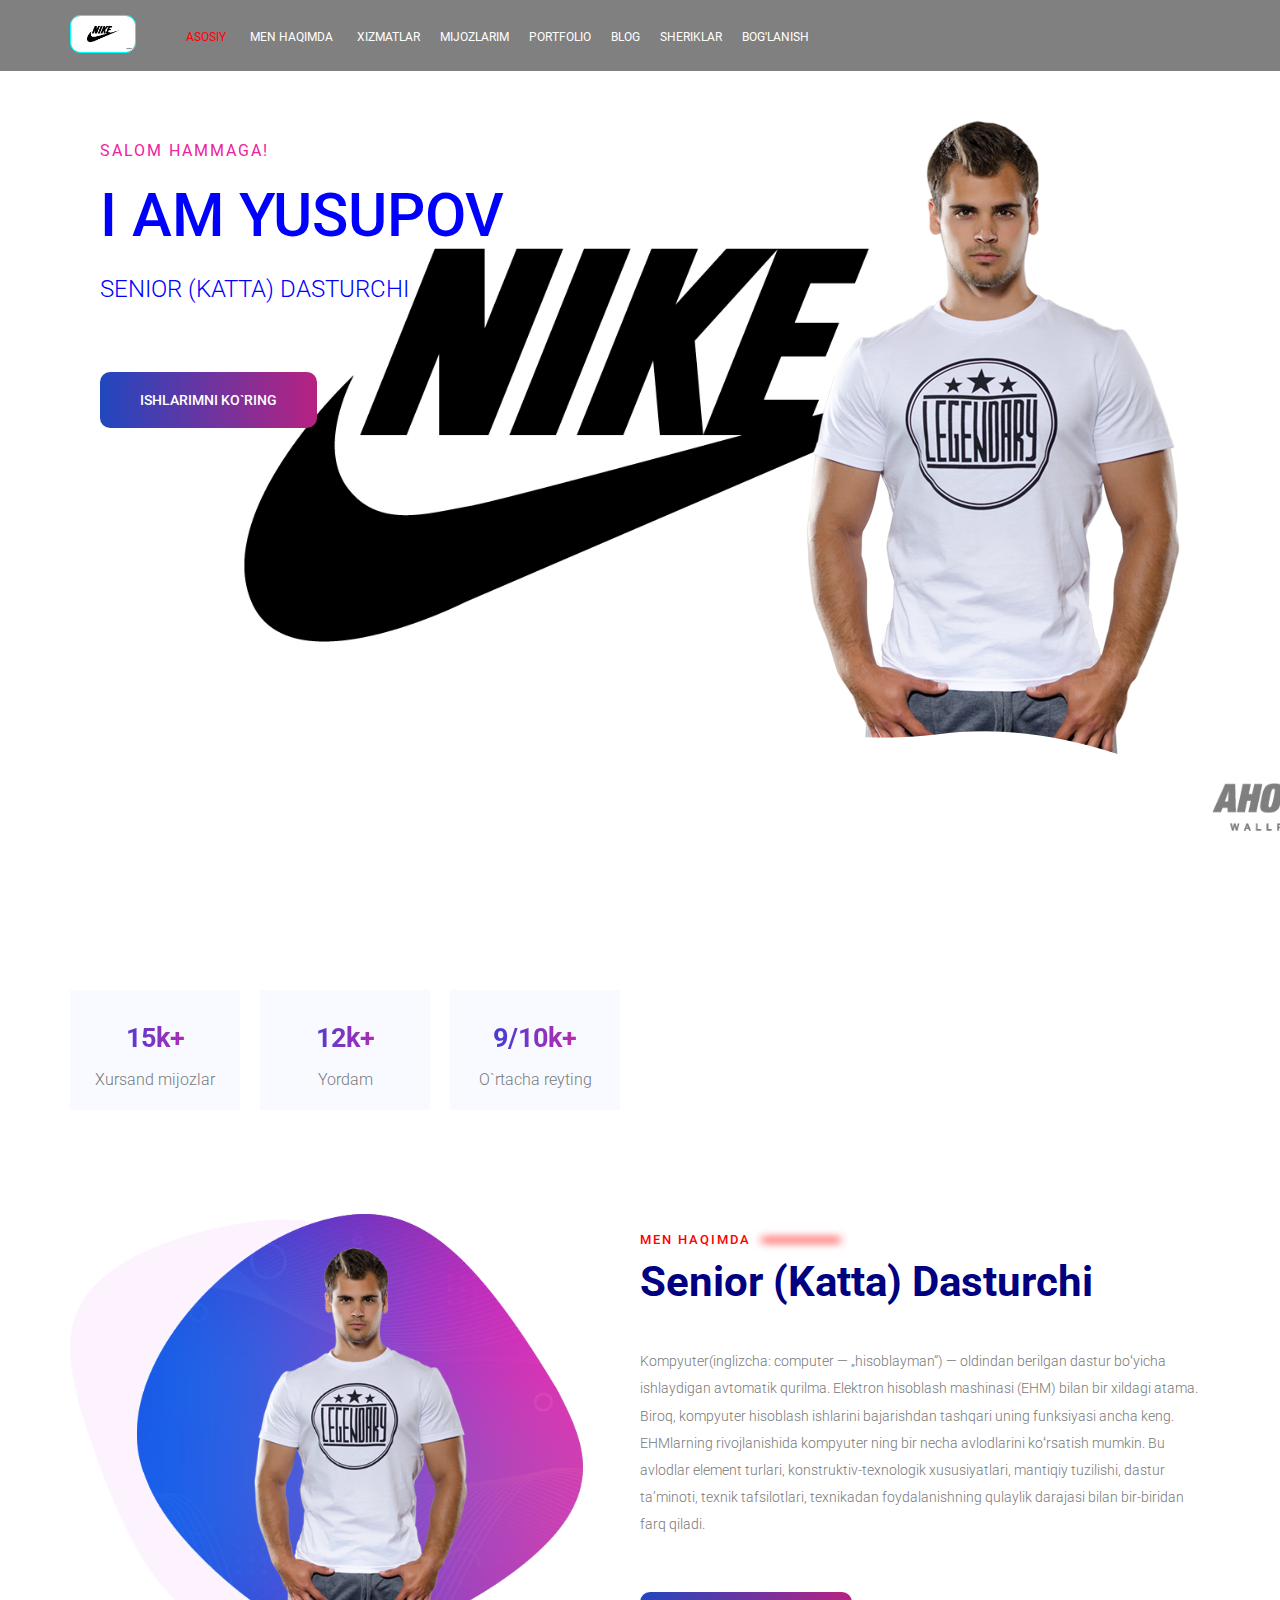
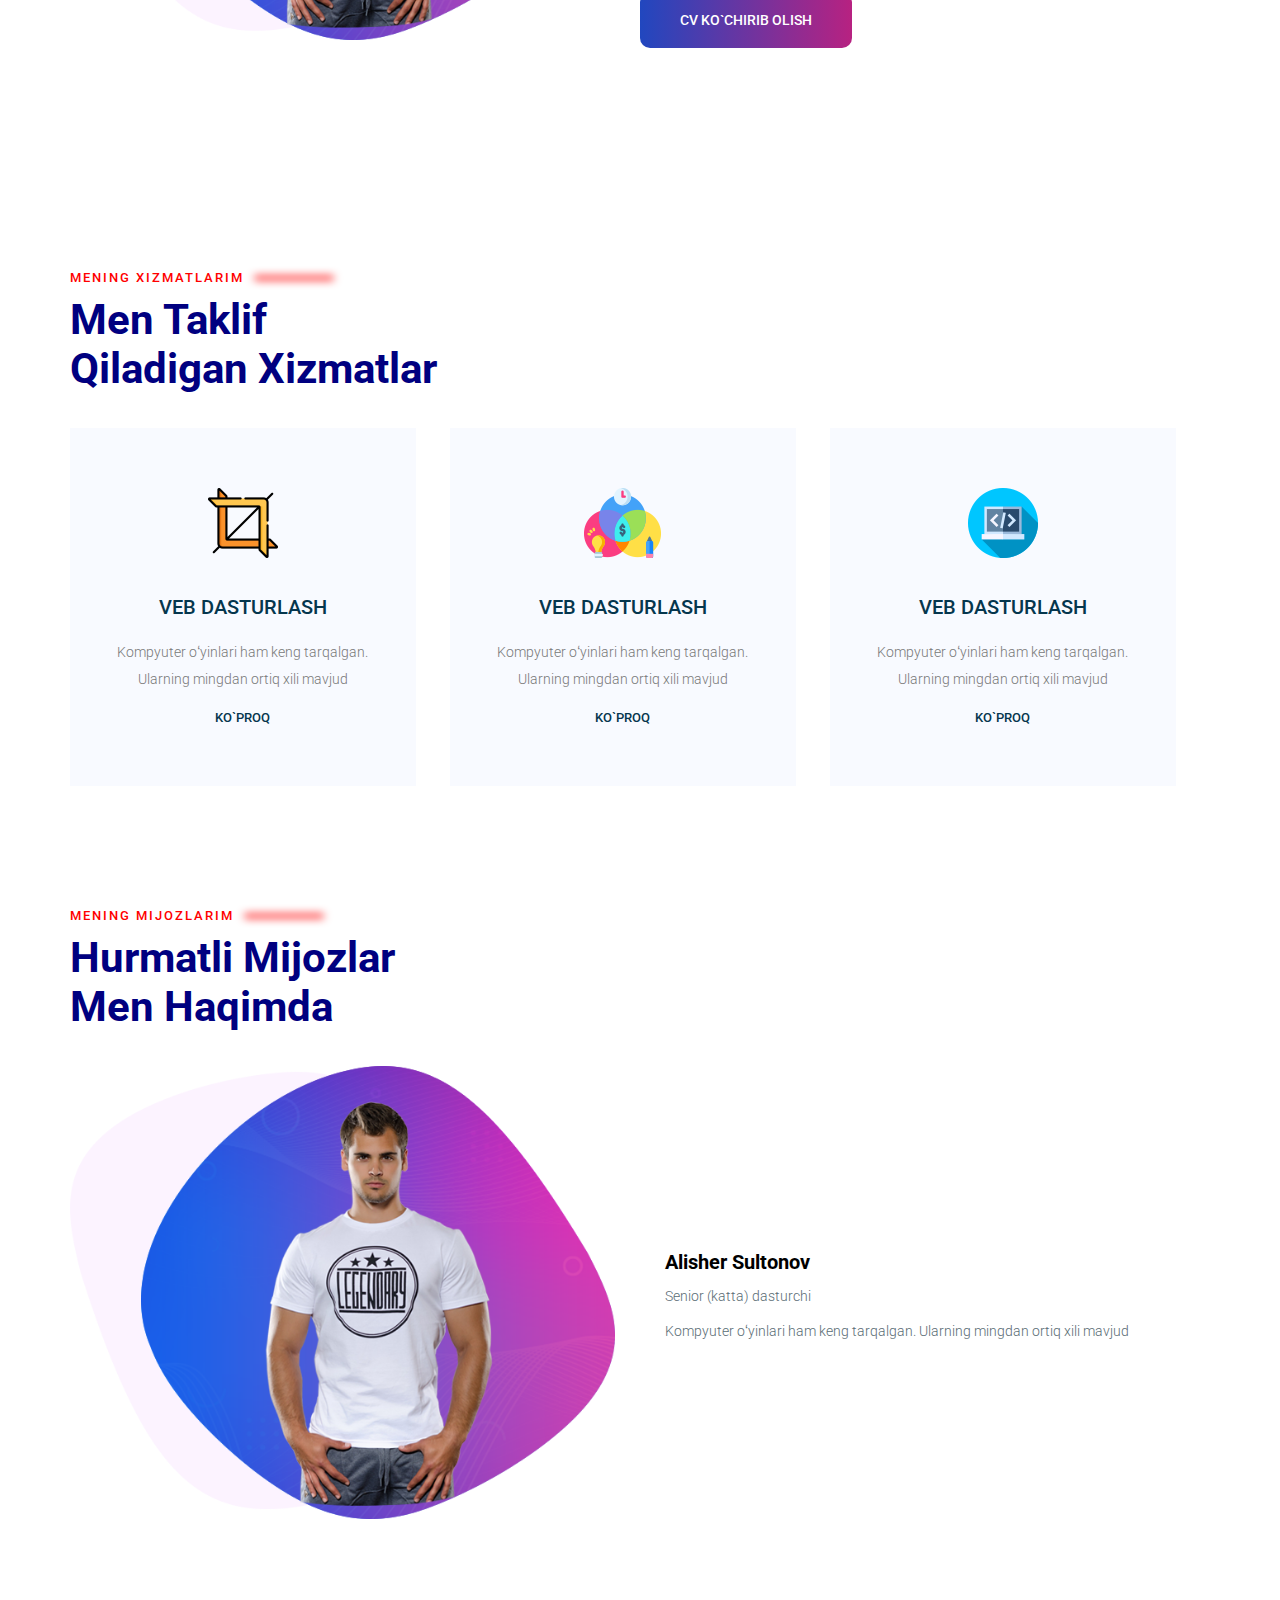
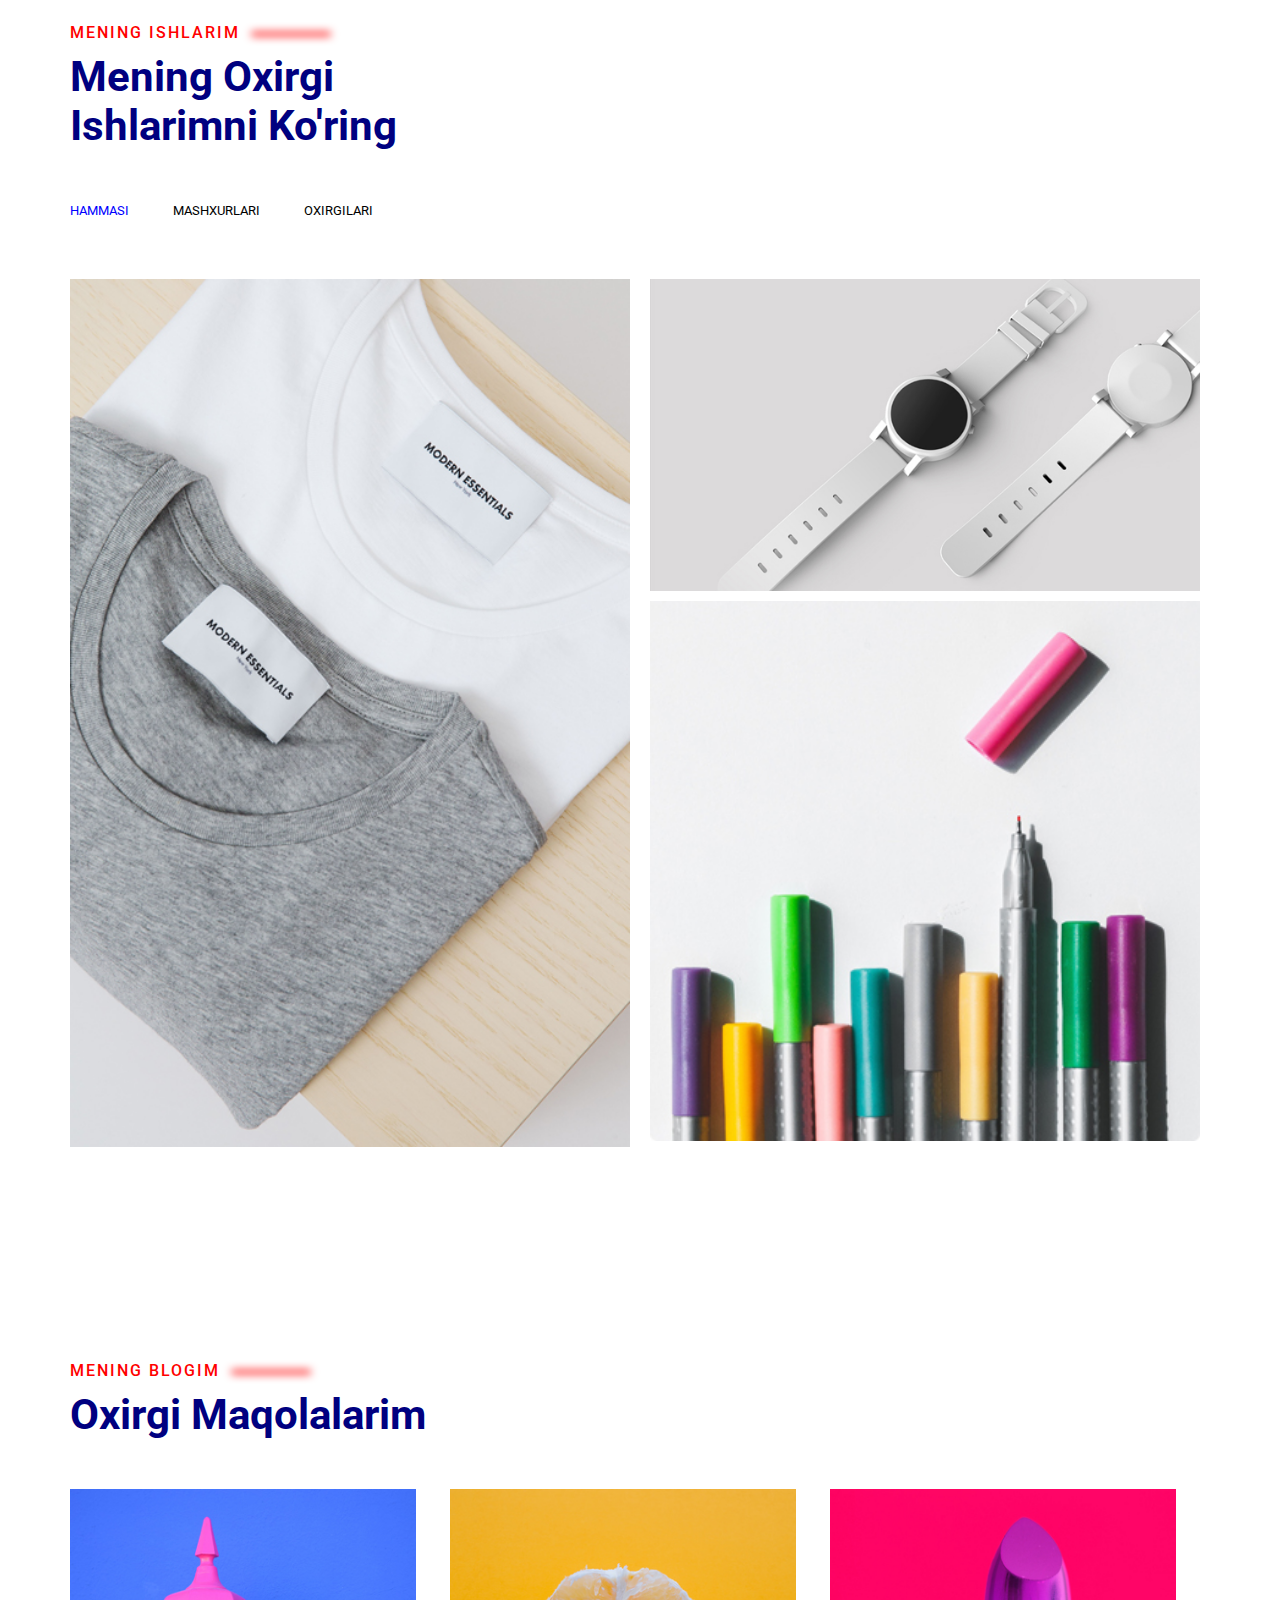
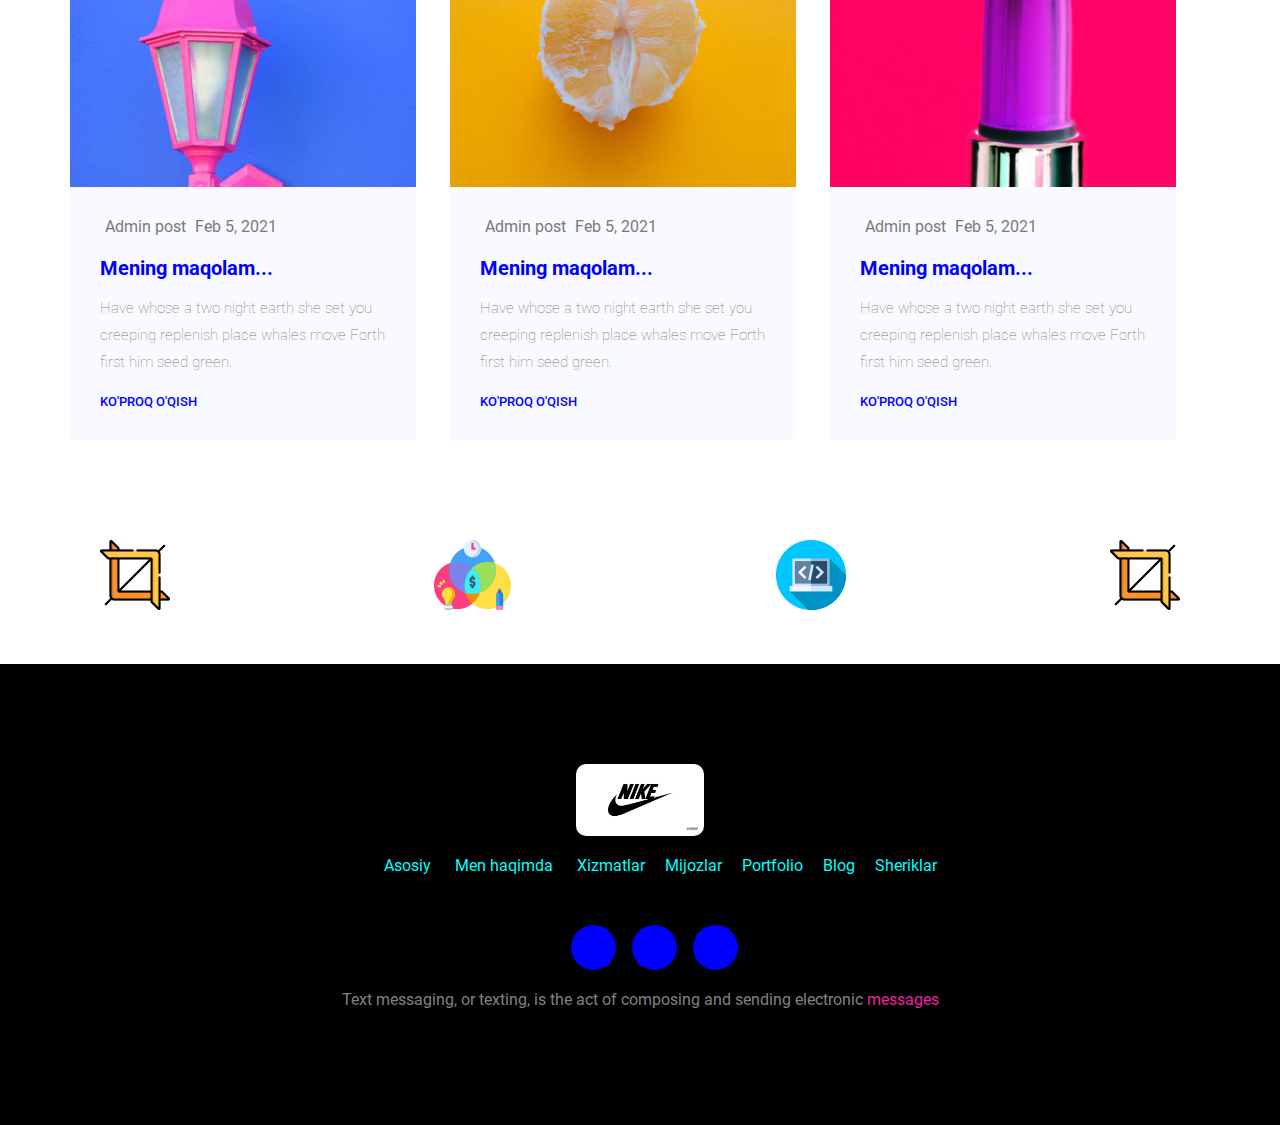
<file: index.html>
<!DOCTYPE html> 
<html>
    <head>
        <title>Portfolio</title>
        <link rel="preconnect" href="https://fonts.googleapis.com">
        <link rel="preconnect" href="https://fonts.gstatic.com" crossorigin>
        <link href="https://fonts.googleapis.com/css2?family=Lato:wght@300;400;700&family=Roboto:ital,wght@0,100;0,300;0,400;0,500;0,700;0,900;1,100;1,300;1,400;1,500;1,700;1,900&display=swap" rel="stylesheet">
        <link rel="stylesheet" href="https://cdnjs.cloudflare.com/ajax/libs/font-awesome/6.4.2/css/all.min.css" integrity="sha512-z3gLpd7yknf1YoNbCzqRKc4qyor8gaKU1qmn+CShxbuBusANI9QpRohGBreCFkKxLhei6S9CQXFEbbKuqLg0DA==" crossorigin="anonymous" referrerpolicy="no-referrer"/>
        <meta name="viewport" content="width=device-width, initial-scale=1.0">
        <link rel="stylesheet" href="./css/shared.css">
        <link rel="stylesheet" href="./css/main.css">
    </head>
    <body>
    <!-- Header section-->    
    <header class="main-header">
        <div class="container">
        <div class="main-header__brand">
            <a href="index.html">
                <img src="./images/nike-desktop-wallpaper6.jpg">
            </a>
        </div>
        <nav class="main-navigation">
            <ul class="main-navigation__items"> 
                <li class="main-navigation__item active">
                    <a href="./index.html">Asosiy</a>
                </li>
                <li class="main-navigation__item">
                <a href="#main-section">Men haqimda</a>
                </li>
                <li class="main-navigation__item">
                <a href="#services">Xizmatlar</a>
                <li class="main-navigation__item">
                <a href="#clients">Mijozlarim</a>
                <li class="main-navigation__item">
                <a href="#portfolio">Portfolio</a>
                <li class="main-navigation__item">
                <a href="#blog">Blog</a>
                <li class="main-navigation__item">
                <a href="#partners">Sheriklar</a>
                <li class="main-navigation__item">
                 <a href="./contact.html">Bog'lanish</a>   
                </li>
                                </li>
                            </li>
                        </li>
                    </li>
                </li>
            </ul>
        </nav>
    </div>
 </header>
    <!-- /Header section -->
    
    <!-- Main section -->
    <div class="main-banner">
    <div class="container">
            <section id="main-section" class="main-section">
                <div class="main-section__info">
                    <h4 class="main-section__welcome to-uppercase">Salom hammaga!</h4>
                <h1 class="main-section__introduction to-uppercase">I am Yusupov</h1> 
                <h3 class="main-section__position to-uppercase">Senior (katta) dasturchi</h3>
                <div class="main-section__social-networks">
                    <a href="https://t.me/ulugbeksamigjanov">
                        <i class="fa-brands fa-telegram"></i>
                    </a>
                    <a href="https://www.youtube.com/@UlugbekSamigjonov">
                    <i class="fab fa-youtube"></i>   
                    </a>
                    <a href="https://instagram.com/worldchemp1">
                        <i class="fab fa-instagram"></i>
                    </a>
                </div>
                <button tupe="button" class="button main-section__action to-uppercase">
                    Ishlarimni ko`ring
                </button>
                </div>
                <div class="main-section__image">
                    <img src="./images/home-right.png">
                </div>
            </section>
            <div class="clearfix"></div>
        </div>
    </div>
    <!-- /Main section -->

    <!-- Statistics -->
    <div class="container">
        <section id="statistics" class="statistics">
        <div class="statistics__item">
          <h3 class="statistics__number">
            15k+
          </h3> 
          <p class="statistics__title">
            Xursand mijozlar
          </p>  
        </div> 
        <div class="statistics__item">
            <h3 class="statistics__number">
              12k+
            </h3> 
            <p class="statistics__title">
              Yordam
            </p>  
          </div>    
          <div class="statistics__item">
            <h3 class="statistics__number">
              9/10k+
            </h3> 
            <p class="statistics__title">
              O`rtacha reyting
            </p>  
          </div>       
        </section>
    </div>
    <!-- About me section -->
     <div class="container">
        <section id="about-me" class="about-me">
            <div class="about-me__image">
                <img src="./images/about-us.png" alt="About me image">
            </div>
            <div class="about-me__info">
                <h5 class="section-subtitle">
                    Men haqimda
                    <span class="blur-line"></span>
                </h5>
                <h3 class="section-title">
                    Senior (katta) dasturchi
                </h3>
                <p class="about-me__description">
                    Kompyuter(inglizcha: computer — „hisoblayman“) — oldindan berilgan dastur boʻyicha ishlaydigan avtomatik qurilma. Elektron hisoblash mashinasi (EHM) bilan bir xildagi atama. Biroq, kompyuter hisoblash ishlarini bajarishdan tashqari uning funksiyasi ancha keng. EHMlarning rivojlanishida kompyuter ning bir necha avlodlarini koʻrsatish mumkin. Bu avlodlar element turlari, konstruktiv-texnologik xususiyatlari, mantiqiy tuzilishi, dastur taʼminoti, texnik tafsilotlari, texnikadan foydalanishning qulaylik darajasi bilan bir-biridan farq qiladi. 
                </p>
                <button tupe="button" class="button to-uppercase about-me__action">
                    CV ko`chirib olish
                </button>
            </div>
         </section>
         <div class="clearfix"></div>
     </div>
    <!-- /About me section -->

    <!-- Services section -->
    <div class="container">
     <section id="services" class="services">
        <h5 class="section-subtitle">
            Mening xizmatlarim
            <span class="blur-line"></span>
        </h5>
        <h2 class="section-title">
            Men taklif <br>
            qiladigan xizmatlar
        </h2>
        <div class="services__cards">
            <div class="service-card">
                <img class="service-card__icon" src="./images/s1.png" alt="Service 1">
                <h5 class="service-card__title">Veb dasturlash</h5>
                <p class="service-card__description">
                    Kompyuter oʻyinlari ham keng tarqalgan. Ularning mingdan ortiq xili mavjud  
                </p>
                <a href="#" class="service-card__link">
                    Ko`proq
                </a>
            </div>

            <div class="service-card">
                <img class="service-card__icon" src="./images/s2.png" alt="Service 1">
                <h5 class="service-card__title">Veb dasturlash</h5>
                <p class="service-card__description">
                    Kompyuter oʻyinlari ham keng tarqalgan. Ularning mingdan ortiq xili mavjud  
                </p>
                <a href="#" class="service-card__link">
                    Ko`proq
                </a>
            </div>

            <div class="service-card">
                <img class="service-card__icon" src="./images/s3.png" alt="Service 1">
                <h5 class="service-card__title">Veb dasturlash</h5>
                <p class="service-card__description">
                    Kompyuter oʻyinlari ham keng tarqalgan. Ularning mingdan ortiq xili mavjud  
                </p>
                <a href="#" class="service-card__link">
                    Ko`proq
                </a>
            </div>
        </div>
     </section>
    </div>
    <!-- /Services section -->

    <!-- Clients section -->
    <div class="container">
    <section id="clients" class="clients">
      <h5 class="section-subtitle">
        Mening mijozlarim
        <span class="blur-line"></span>
      </h5>  
      <h2 class="section-title">
        Hurmatli mijozlar <br>
        men haqimda
      </h2>
      <div class="client-items">
        <div class="client-item">
            <div class="client-item__image">
                <img src="./images/about-us.png" alt="Client image">
            </div>
            <div class="client-item__info">
               <h3 class="client-item__name">
                Alisher Sultonov
               </h3> 
               <p class="client-item__position">
                Senior (katta) dasturchi
               </p> 
               <p class="client-item__review">
                Kompyuter oʻyinlari ham keng tarqalgan. Ularning mingdan ortiq xili mavjud
               </p>
            <div class="client-item__rate">
                <i class="fa-solid fa-star"></i>
                <i class="fa-solid fa-star"></i>
                <i class="fa-solid fa-star"></i>
                <i class="fa-solid fa-star"></i>
                <i class="fa-solid fa-star disabled"></i>
            </div>
        </div>
      </div>
    </section>
    </div>
    <!-- /Clients section -->

    <!-- Portfolio section -->
    <div class="container">
    <section id="portfolio" class="portfolio">
        <div class="section-subtitle">
            Mening ishlarim
            <span class="blur-line"></span>
        </div>
        <div class="section-title">
            Mening oxirgi <br>
            ishlarimni ko'ring
        </div>
        <ul class="portfolio-filters">
            <li class="active">
                Hammasi
            </li>
            <li>
                Mashxurlari
            </li>
            <li>
                Oxirgilari
            </li>
        </ul>
        <div class="portfolio-items">
            <div class="portfolio-item portfolio-item-1">
              <img src="./images/p1.jpg" alt="Portfolio image 1" class="portfolio-item__image">  
            <div class="portfolio-item__overlay"></div>
            <div class="portfolio-item__info">
                <h4>
                    <a href="#">Portfolio item 1</a>
                </h4>
                <p>
                    Ishim haqida 
                </p>
            </div>
            </div>
            <div class="portfolio-item portfolio-item-2">
                <img src="./images/p2.jpeg" alt="Portfolio image 2" class="portfolio-item__image">  
              <div class="portfolio-item__overlay"></div>
              <div class="portfolio-item__info">
                  <h4>
                      <a href="#">Portfolio item 2</a>
                  </h4>
                  <p>
                      Ishim haqida 
                  </p>
                </div>
              </div>
              <div class="portfolio-item portfolio-item-3">
                <img src="./images/p3.jpeg" alt="Portfolio image 3" class="portfolio-item__image">  
              <div class="portfolio-item__overlay"></div>
              <div class="portfolio-item__info">
                  <h4>
                      <a href="#">Portfolio item 3</a>
                  </h4>
                  <p>
                      Ishim haqida  
                  </p>
              </div>
              </div>
        </div>
        </section>
    </div>
    <!-- /Portfolio section -->

    <!-- Blog section -->
    <div class="container">
    <section id="blog" class="blog">
        <div class="section-subtitle">
            Mening blogim 
            <span class="blur-line"></span>
        </div>
        <div class="section-title">
            Oxirgi maqolalarim
        </div>
        <div class="blog-items">
            <div class="blog-item">
                <div class="blog-item__image">
                    <img src="./images/b1.jpg" alt="Blog 1 image">
                </div>
                <div class="blog-item__info">
                    <div class="blog-item__mein-info">
                   <span class="blog-item__author">
                    <i class="fa fa-user"></i>
                    Admin post
                   </span>    
                   <span class="blog-item__date">
                    <i class="fa fa-calendar"></i>
                    Feb 5, 2021
                   </span>
                    </div>
                    <h5 class="blog-item__title">
                        Mening maqolam...
                    </h5>
                    <p class="blog-item__description">
                        Have whose a two night earth she set you creeping replenish place whales move Forth first him seed green. 
                    </p>
                    <a class="blog-item__learn-more">
                        Ko'proq o'qish
                    </a>
                </div>                
            </div>
            <div class="blog-item">
                <div class="blog-item__image">
                    <img src="./images/b2.jpg" alt="Blog 1 image">
                </div>
                <div class="blog-item__info">
                    <div class="blog-item__mein-info">
                   <span class="blog-item__author">
                    <i class="fa fa-user"></i>
                    Admin post
                   </span>    
                   <span class="blog-item__date">
                    <i class="fa fa-calendar"></i>
                    Feb 5, 2021
                   </span>
                    </div>
                    <h5 class="blog-item__title">
                        Mening maqolam...
                    </h5>
                    <p class="blog-item__description">
                        Have whose a two night earth she set you creeping replenish place whales move Forth first him seed green. 
                    </p>
                    <a class="blog-item__learn-more">
                        Ko'proq o'qish
                    </a>
                </div>                
            </div>
            <div class="blog-item">
                <div class="blog-item__image">
                    <img src="./images/b3.jpg" alt="Blog 1 image">
                </div>
                <div class="blog-item__info">
                    <div class="blog-item__mein-info">
                   <span class="blog-item__author">
                    <i class="fa fa-user"></i>
                    Admin post
                   </span>    
                   <span class="blog-item__date">
                    <i class="fa fa-calendar"></i>
                    Feb 5, 2021
                   </span>
                    </div>
                    <h5 class="blog-item__title">
                        Mening maqolam...
                    </h5>
                    <p class="blog-item__description">
                        Have whose a two night earth she set you creeping replenish place whales move Forth first him seed green. 
                    </p>
                    <a class="blog-item__learn-more">
                        Ko'proq o'qish
                    </a>
                </div>                
            </div>
        </div>
    </section>
    </div>
    <!-- /Blog section -->

    <!-- Partners section -->
    <div class="container">
    <section id="partners" class="partners">
       <div class="partner">
        <img src="./images/s1.png">
       </div>
       <div class="partner">
        <img src="./images/s2.png">
       </div>
       <div class="partner">
        <img src="./images/s3.png">
       </div>
       <div class="partner">
        <img src="./images/s1.png">
       </div>
    </section>
    </div>

    <!-- /Partners section -->

    <!-- Footer section -->
    <footer class="footer">
        <div class="container">
        <div class="footer__brand">
            <img src="./images/nike-desktop-wallpaper6.jpg" alt="Logo">
        </div>   
        <nav class="footer__navigation">
            <ul class="footer__navigation-items">
                <li class="footer__navigation-item">
                    <a href="#">Asosiy</a>
                </li>
                <li class="footer__navigation-item">
                    <a href="#">Men haqimda</a>
                </li>
                <li class="footer__navigation-item">
                    <a href="#">Xizmatlar</a>
                <li class="footer__navigation-item">
                   <a href="#">Mijozlar</a>
                <li class="footer__navigation-item">
                    <a href="#">Portfolio</a>
                <li class="footer__navigation-item">
                    <a href="#">Blog</a>
                <li class="footer__navigation-item">
                    <a href="#">Sheriklar</a> 
                </li>
                            </li>
                        </li>
                    </li>
                </li>
            </ul>
        </nav>
        <ul class="footer__socials">
            <li class="footer__social">
                <a href="#">
                    <i class="fab fa-telegram"></i>
                </a>
            </li>
            <li class="footer__social">
                <a href="#">
                    <i class="fab fa-instagram"></i>
                </a>
            </li>
            <li class="footer__social">
                <a href="#">
                    <i class="fab fa-youtube"></i>
                </a>
            </li>
        </ul>
        <p class="footer__text">
            Text messaging, or texting, is the act of composing and sending electronic <a class="col">messages</a>   
        </p>
    </div>
    </footer>
    <!-- /Footer section -->
    </body>
</html>
</file>
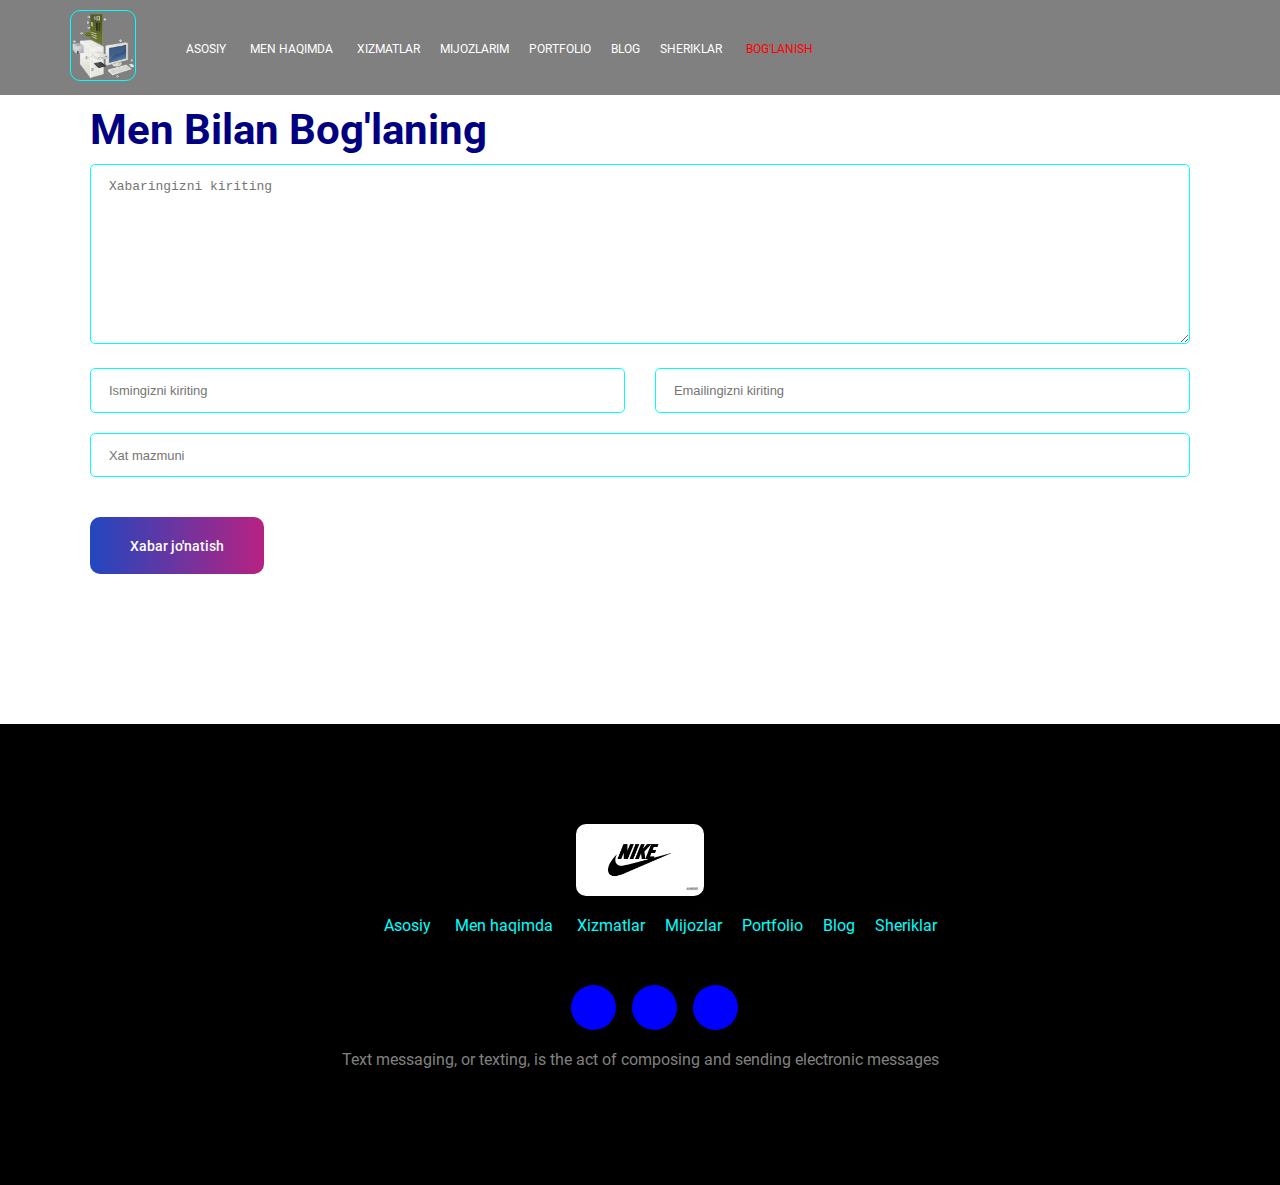
<file: contact.html>
<!DOCTYPE html>
<html>
    <head>
        <title>Portfolio - bog'lanish</title>
        <link rel="preconnect" href="https://fonts.googleapis.com">
        <link rel="preconnect" href="https://fonts.gstatic.com" crossorigin>
        <link href="https://fonts.googleapis.com/css2?family=Lato:wght@300;400;700&family=Roboto:ital,wght@0,100;0,300;0,400;0,500;0,700;0,900;1,100;1,300;1,400;1,500;1,700;1,900&display=swap" rel="stylesheet">
        <link rel="stylesheet" href="https://cdnjs.cloudflare.com/ajax/libs/font-awesome/6.4.2/css/all.min.css" integrity="sha512-z3gLpd7yknf1YoNbCzqRKc4qyor8gaKU1qmn+CShxbuBusANI9QpRohGBreCFkKxLhei6S9CQXFEbbKuqLg0DA==" crossorigin="anonymous" referrerpolicy="no-referrer" />
        <link rel="stylesheet" href="./css/shared.css">
        <link rel="stylesheet" href="./css/contact.css">
    </head>
    <body>
    <!-- Header section-->    
    <header class="main-header">
        <div class="container">
        <div class="main-header__brand">
            <a href="index.html">
                <img src="./images/komp.svg.png">
            </a>
        </div>
        <nav class="main-navigation">
            <ul class="main-navigation__items"> 
                <li class="main-navigation__item">
                    <a href="./index.html">Asosiy</a>
                </li>
                <li class="main-navigation__item">
                <a href="#">Men haqimda</a>
                </li>
                <li class="main-navigation__item">
                <a href="#">Xizmatlar</a>
                <li class="main-navigation__item">
                <a href="#">Mijozlarim</a>
                <li class="main-navigation__item">
                <a href="#">Portfolio</a>
                <li class="main-navigation__item">
                <a href="#">Blog</a>
                <li class="main-navigation__item">
                <a href="#">Sheriklar</a> 
                                </li>
                            </li>
                <li class="main-navigation__item active">
                    <a href="./contact.html">Bog'lanish</a>   
                               </li>
                        </li>
                    </li>
                </li>
            </ul>
        </nav>
    </div>
 </header>
    <!-- /Header section -->

    <div class="container">
        <section class="contact">
            <div class="section-title">
                Men bilan bog'laning
            </div>
            <form action="/server.php" method="GET">
                <textarea rows="10" placeholder="Xabaringizni kiriting" name="message"></textarea>
                <div class="half-flex">
                    <div class="contact__firstname">
                        <input type="text" placeholder="Ismingizni kiriting" name="firstname">
                    </div>
                    <div class="contact__email">
                        <input type="email" placeholder="Emailingizni kiriting" name="email">
                    </div>
                </div>
                <input type="text" placeholder="Xat mazmuni" name="subject">
                <button class="button contact__send" type="submit">Xabar jo'natish</button>
            </form>
        </section>
    </div>

     <!-- Footer section -->
     <footer class="footer">
        <div class="container">
        <div class="footer__brand">
            <img src="./images/nike-desktop-wallpaper6.jpg" alt="Logo">
        </div>   
        <nav class="footer__navigation">
            <ul class="footer__navigation-items">
                <li class="footer__navigation-item">
                    <a href="#">Asosiy</a>
                </li>
                <li class="footer__navigation-item">
                    <a href="#">Men haqimda</a>
                </li>
                <li class="footer__navigation-item">
                    <a href="#">Xizmatlar</a>
                <li class="footer__navigation-item">
                   <a href="#">Mijozlar</a>
                <li class="footer__navigation-item">
                    <a href="#">Portfolio</a>
                <li class="footer__navigation-item">
                    <a href="#">Blog</a>
                <li class="footer__navigation-item">
                    <a href="#">Sheriklar</a> 
                </li>
                            </li>
                        </li>
                    </li>
                </li>
            </ul>
        </nav>
        <ul class="footer__socials">
            <li class="footer__social">
                <a href="#">
                    <i class="fab fa-telegram"></i>
                </a>
            </li>
            <li class="footer__social">
                <a href="#">
                    <i class="fab fa-instagram"></i>
                </a>
            </li>
            <li class="footer__social">
                <a href="#">
                    <i class="fab fa-youtube"></i>
                </a>
            </li>
        </ul>
        <p class="footer__text">
            Text messaging, or texting, is the act of composing and sending electronic messages  
        </p>
    </div>
    </footer>
    <!-- /Footer section -->
    </body>
</html>
</file>
<file: css/shared.css>
@font-face {
    font-family: 'Roboto';
    src: url('../fonts/Roboto/Roboto-Regular.ttf');
}

@font-face {
    font-family: 'Roboto';
    src: url('../fonts/Roboto/Roboto-Italic.ttf');
    font-style: italic;
}

@font-face {
    ont-family: 'Roboto';
    src: url('../fonts/Roboto/Roboto-Bold.ttf');    
    font-weight: bold;
}

@font-face {
    ont-family: 'Roboto';
    src: url('../fonts/Roboto/Roboto-Light.ttf');    
    font-weight: 100;
}

@font-face {
    ont-family: 'Roboto';
    src: url('../fonts/Roboto/Roboto-Medium.ttf');    
    font-weight: 500;
}

@font-face {
    ont-family: 'Roboto';
    src: url('../fonts/Roboto/Roboto-MediumItalic.ttf');    
    font-weight: 500;
    font-style: italic;
}

@font-face {
    ont-family: 'Roboto';
    src: url('../fonts/Roboto/Roboto-BlackItalic.ttf');    
    font-weight: bold;
    font-style: italic;
}

/* Core styles */
html {
    scroll-behavior: smooth;  
}

body {
    margin: 0;
    font-family: 'Roboto', sans-serif;
}

button {
    font-family: inherit;
    transition: all 0.3s ease-in-out;
}

a {
    transition: all 0.3s ease-in-out;
}

.container {
    width: 1140px;
    margin: 0 auto;
}

.to-uppercase {
    text-transform: uppercase;
}

.clearfix {
    clear: both;
}


.section-subtitle {
    letter-spacing: 2px;
    font-weight: 500;
    margin-bottom: 0.625rem; /* 10 / 16 = 0.625 */  
    color: red;
    text-transform: uppercase;
}

.section-title {
    margin-top: 5px; /* 5 / 16 = 0.32 rem */ 
    font-size: 42px; /* 42 / 16 = 2.62 rem */
    font-weight: 700;
    text-transform: capitalize;
    color: navy;
}

.button {
    border: none;
    background: linear-gradient(to right, rgb(33, 71, 191) 0%, rgb(186, 33, 128) 51%, rgb(33, 71, 191) 100%);
    background-size: 200% auto;
    color: white;
    font-weight: 500;
    font-size: 14px; /* 14 / 16 = 0.87rem */ 
    padding: 1.26rem 2.5rem; /* 1) 20 / 16 = 1.26rem 2) 40 / 16 = 2.5rem */
    cursor: pointer;
    border-radius: 10px;  
} 

.button:hover {
    background-position: right center;
}

.blur-line {
    display: inline-block;
    position: relative;
    top: -2px;
    margin-left: 0.32rem; /* 5 / 16 = 0.32rem */ 
    width: 80px;
    height: 4px;
    background-color: red;
    filter: blur(4px);
    border-radius: 4px;
}

.about-me__description {
    font-size: 14px;
    font-weight: 300;
    color: palevioletred;
    line-height: 27px;
}

.about-me__action {
    margin-top: 40px;
}

/* Main header styles */

.main-header {  
    position: fixed;
    top: 0;
    left: 0;
    width: 100%;
    background-color: gray;
    box-shadow: 0px 3px 16px 0px rgb(0 0 / 10%);
    z-index: 10;
}

.main-header .container {
    display: flex;
    align-items: center;
}

.main-header__brand img {
    width: 64px;
    border: 1px solid aqua;
    border-radius: 10px;
    margin-top: 10px;
    margin-bottom: 10px;
}

.main-navigation__item {
    display: inline-block;
    padding: 0.625rem; /* 10 / 16 = 0.625rem */
}

.main-navigation__item a {
    color: white;
    text-decoration: none;
    text-transform: uppercase;
    font-size: 0.75rem; /* 12 / 16 = 0.75rem */
    font-weight: 500px;
}

.main-navigation__item a:hover {
    color: palevioletred;
}

.main-navigation__item.active a {
    color: red;
}

/* Footer section styles */
.footer {
    padding: 100px 0;
    margin-top: 50px;
    background-color: black;
    text-align: center;
}

.footer__brand img {
    width: 128px;
    border-radius: 10px;
}

.footer__navigation-items {
    margin-bottom: 50px;
}

.footer__navigation-item {
    display: inline-block;
    padding: 0 10px;
}

.footer__navigation-item a {
    color: aqua;
    text-decoration: none;
}

.footer__social {
    display: inline-block;
    width: 45px;
    height: 45px;
    line-height: 45px;
    text-align: center;
    background: blue;
    border-radius: 36px;
    color: #05364d;
    font-size: 1rem;
    margin-right: 12px;
}

.footer__social a {
    color: white;
}

.footer__social:hover {
    background: linear-gradient(90deg, #1345e6 0%, #ed239f 51%, #1345e6 100%);
}

.footer__social:hover i {
    color: aquamarine;
}

.footer__text {
    color: gray;
}

.col {
    color: #ed239f;
}

@media only screen and (max-width: 991px) {
    .container {
        width: 90%;
    }

    /* Navigation menu */
    .main-navigation {
        display: none ;
    }
    /* Footer */ 
    .footer__navigation {
        display: none;
    }  
} 

@media only screen and (max-width: 767px) {
    .container {
        width: 92%; 
    }
}
</file>
<file: css/main.css>
/* Main section */
.main-banner {
   background: url(../images/nike-desktop-wallpaper6.jpg) no-repeat top center;
   background-position: center;
   background-size: cover;
   min-height: 890px;  
}

 .main-section {
    padding: 7.5rem 1.87rem; /* 1) 120px / 16 = 7.5rem 2) 30 / 16 = 1.87 */
    display: flex;
    justify-content: space-between;
 }

 .main-section__image {
    text-align: right;
 }

 .main-section__welcome {
    font-size: 1rem; /*16 / 16 = 1rem */
    font-weight: 400;
    margin-bottom: 1.25rem; /* 20 / 16 = 1.25rem */
    letter-spacing: 2px;
    color: #ed239f;
 }


 .main-section__introduction {
    margin-top: 1.25rem; /* 20 / 16 = 1.25rem */
    font-size: 3.75rem; /* 60 / 16 = 3.75rem */
    font-weight: 500;
    margin-bottom: 1.25rem; /* 20 / 16 = 1.25rem */
    color: blue;
 }

 .main-section__position {
    color: blue;
    font-size: 1.5rem; /* 24 / 16 = 1.5rem */ 
    font-weight: 300;
    margin-bottom: 1.25rem; /* 20 / 16 = 1.25 */ 
 }

 .main-section__social-networks a {
    color: blue;
    font-size: 1.25rem;
    display: inline-block;
    margin-right: 1rem;
    cursor: pointer;
 }

.main-section__social-networks a:hover i {
    color: salmon;
}

 .main-section__action {
    margin-top: 1.87rem; /* 30 / 16 = 1.87rem */
 }

 /* Statistics */
 .statistics {
    padding-top: 6.25rem; /* 100 / 16 = 6.25rem */
    display: flex;
 }

 .statistics__item {
    width: 150px;
    background-color: #F8FAFF;
    text-align: center;
    padding: 0.32rem 0.625rem; /* 1) 5 / 16 = 0.32rem 2) 10 / 16 = 0.625rem */
    margin-right: 1.25rem; /* 20 / 16 = 1.25rem */
 }

.statistics__number {
    font-size: 1.69rem; /* 27 / 16 = 1.69rem */
    margin-bottom: 0.32rem;
    background: linear-gradient(90deg, #1345e6 0%, #ed239f 100%);
    -webkit-background-clip: text;
    -webkit-text-fill-color: transparent;  
}

.statistics__title {
    font-size: 1rem;
    color: #797979;
    font-weight: 300;
}

/* About me section */
.about-me {
    padding: 6.25rem 0;
    display: flex;
    align-items: center;
}

.about-me > div { 
    flex: 1;
}

.about-me__image img {
    width: 90%;
}

.about-me__description {
    font-size: 0.87rem; /* 14 / 16 = 0.87rem */
    font-weight: 300;
    color: #797979;
    line-height: 1.69rem;
}

.about-me__action {
    margin-top: 2.5rem; /* 40 / 16 = 2.5rem */
}

/* Services section styles */
.services {
    padding-top: 6.25rem;
}

.services__cards {
    display: flex;
    justify-content: space-between;
}

.service-card {
    padding: 3.75rem 1.87rem; /* 1) 60 / 16 = 3.75rem 2) 30 / 16 = 1.87rem */  
    background-color: #F8FAFF;
    margin-right: 3%;
    text-align: center;
    box-sizing: border-box;
    transition: all 0.4s ease 0s;
}

.service-card__title {
    color: #05364d;
    font-size: 1.25rem; 
    font-weight: 500;
    margin-bottom: 1.25rem;
    text-transform: uppercase;
}

.service-card__description {
    font-size: 0.87rem;
    line-height: 1.68rem;
    font-weight: 300;
    color: #797979;
}

.service-card__link {
    font-size: 0.81rem;
    font-weight: 500;
    text-transform: uppercase;
    color: #05364d;
    text-decoration: none;
}

.service-card:hover {
    background-color: #5f30ff;
}

.service-card:hover .service-card__title,
.service-card:hover .service-card__description,
.service-card:hover .service-card__link {
   color: #FFFFFF; 
}

/* Clients section styles */
.clients {
    padding-top: 6.25rem;
}

.client-item {
    display: flex;
    align-items: center;
}

.client-item > div {
   flex: 1;
}

.client-item__image img {
    width: 100%;
}

.client-item__info {
    padding-left: 3.12rem;
}

.client-item__name {
    font-size: 1.25rem;
    margin-bottom: 0.25rem;
}

.client-item__position {
    font-size: 0.87rem;
    font-weight: 300;
    color: #5b6d75;
}

.client-item__review {
    font-size: 0.87rem;
    line-height: 1.68rem;
    font-weight: 300;
    color: #5b6d75;
}

.client-item__rate {
    color: #ffd805;
}

.client-item__rate .disabled {
    color: #aeb9be;
}

/* Portfolio section styles */
.portfolio {
    padding: 6.25rem 0;
}

.portfolio-filters {
    list-style: none;
    padding-left: 0;
    margin-top: 3.12rem; 
}

.portfolio-filters li {
    display: inline-block;
    margin-right: 2.5rem;
    font-size: 0.81rem;
    font-weight: 400;
    text-transform: uppercase;
    cursor: pointer;
}

.portfolio-filters li:hover,
.portfolio-filters li.active {
    color: blue;
}

.portfolio-items {
    position: relative;
    margin-top: 3.125rem;
}

.portfolio-item {
    position: relative;
    display: inline-block;
    cursor: pointer;
    width: 50%;
    padding: 0.625rem;
    box-sizing: border-box;
}

.portfolio-item-1 {
    padding-left: 0;
}

.portfolio-item-2 {
    position: absolute;
    top: 0;
    right: 0;
}

.portfolio-item-3 {
    position: absolute;
    top: 322px;
    right: 0; 
}

.portfolio-item__image {
    width: 100%;

}
.portfolio-item__overlay {
    position: absolute;
    left: 0;
    top: 0;
    height: 100%;
    width: 100%;
    visibility: hidden;
    z-index: 1;
    transition: all 0.4s ease 0s;
}

.portfolio-item__info {
    position: absolute;
    bottom: 44px;
    left: 80px;
    color: white;
    visibility: hidden;
    opacity: 0;
    z-index: 1;
    transition: all 0.4s ease 0s;
}

.portfolio-item__info a {
    color: white;
    text-decoration: none;
}
.portfolio-item:hover .portfolio-item__overlay {
    visibility: visible;
    top: 20px;
    left: 20px;
    background: #1C44E4;
}

.portfolio-item:hover .portfolio-item__info {
    visibility: visible;
    bottom: 24px;
    left: 60px;
    opacity: 1;
}

/* Blog section styles */
.blog {
    padding-top: 6.25rem;
}

.blog-items {
    margin-top: 3.125rem;
    display: flex;
    justify-content: space-between;
}

.blog-item {
    overflow: hidden;
    margin-right: 3%;
    box-sizing: border-box;
}

.blog-item:hover {
    box-shadow: 0px 10px 20px red;
}

.blog-item:hover .blog-item__info {
    background-color: wheat;
}

.blog-item__image {
    overflow: hidden;
}

.blog-item__image img {
    width: 100%;
    vertical-align: middle;
    transition: all 0.4s ease 0s;
}

.blog-item:hover .blog-item__image img {
    transform: scale(1.1);
}

.blog-item__info {
    background-color: #F8FAFF;
    padding: 1.87rem;
    color: #797979;
}

.blog-item__main-info span {
    font-size: 0.87rem;
    margin-right: 1.87rem;
    font-weight: lighter;
}

.blog-item__info i {
    margin-right: 0.31rem;
}

.blog-item__title {
    font-size: 1.25rem;
    margin-top: 1.25rem;
    margin-bottom: 0.94rem;
    color: blue;
    font-weight: 700;
}

.blog-item__description {
    line-height: 1.68rem;
    font-weight: lighter;
    font-size: 0.94rem;
}

.blog-item__learn-more {
    font-size: 0.81rem;
    font-weight: 500;
    text-transform: uppercase;
    color: blue;
    cursor: pointer;
}

.blog-item__learn-more:hover {
    color: #ed239f;
}

/* Partners section styles */
.partners {
    padding-top: 6.25rem;
    display: flex;
    justify-content: space-between;
}

.partner {
    padding: 0 1.87rem;
}

@media only screen and (max-width: 991px) {
    /* Main section */
    .main-section__image {
        display: none;
    }

    .main-section > div {
        width: 100%;
      }

    /* Statistics */
    .statistics {
        padding-top: 1rem;
        text-align: center;
        justify-content: center;
    }

    /* About me section */
    .about-me {
        padding: 1.5rem 0;
    }

    .about-me > div {
        width: 100%;
    }
    
    .about-me__image {
        display: none;
    }

    /* Services */ 
    .services {
        padding: 1.5rem 0;
      }

    .services__cards {
        flex-wrap: wrap;
    }

    .service-card {
        flex-basis: 45%;
        margin-bottom: 20px;
    } 

    /* Clients */
    .clients {
        padding: 1.5rem 0;
    }

    .client-item {
        flex-direction: column;
    }

    .client-item > div {
        width: 100%; 
        font: none; 
    }

    /* Blog */ 
    .blog {
        padding: 1.5rem 0;
    }

    .blog-items {
        flex-wrap: wrap;
    }

    .blog-item {
        flex-basis: 45%;
        margin-bottom: 20px;
    }

  /* Partners */
    .partners {
    padding: 1.5rem 0;
    }

    .partners {
        flex-direction: column;
    }

  .partner {
    padding: 0;
    text-align: center;
    margin-bottom: 10px;
    }
}

@media only screen and (max-width: 767px) {
    /* Main section */
    .main-banner {
    background: none;
    min-height: auto;
    }

   .main-section__action {
    display: none;
   }

   .main-section__introduction {
    font-size: 3rem;
    }

  /* Statistics section */
    .statistics {
        flex-direction: column;
    }

  .statistics__item {
    width: 100%;
    margin-bottom: 20px;
    margin-right: 0;
    box-sizing: border-box;
  }

  /* Services section */
    .service-card {
    flex-basis: 100%;
    margin-right: 0;
    margin-bottom: 20px;
  }
  
  /* Portfolio */
  .portfolio {
    padding: 1.5rem 0;
  }
  .portfolio-item {
    width: 100%;
  }

  .portfolio-item-2,
  .portfolio-item-3 {
    position: static;
  }

  /* Blog */ 
  .blog-items {
    flex-direction: column;
  }

  .blog-item {
    margin-right: 0;
    margin-bottom: 20px;
  }
}
</file>
<file: css/contact.css>
.contact {
    padding: 6.25rem 1.25rem;
}

textarea, input {
    width: 100%;
    padding: 0.87rem;
    margin-top: 0.625rem;
    margin-bottom: 0.625rem;
    border: 1px solid aqua;
    border-radius: 5px;
    padding-left: 1.12rem;
    font-size: 0.81rem;
    background: transparent;
    color: white;
    box-sizing: border-box;
}

textarea:focus,
input:focus {
    outline: 0;
}

.half-flex {
    display: flex;
}

.contact__firstname {
    padding-right: 0.94rem;
    flex: 1;
}

.contact__email {
    padding-left: 0.94rem;
    flex: 1;
}

.contact__send {
    margin-top: 1.87rem; 
}

@media only screen and (max-width: 991px) {
    .half-flex {
        flex-direction: column;
    }
    .contact__firstname, 
    .contact__email {
        padding: 0;
    }

}
</file>
